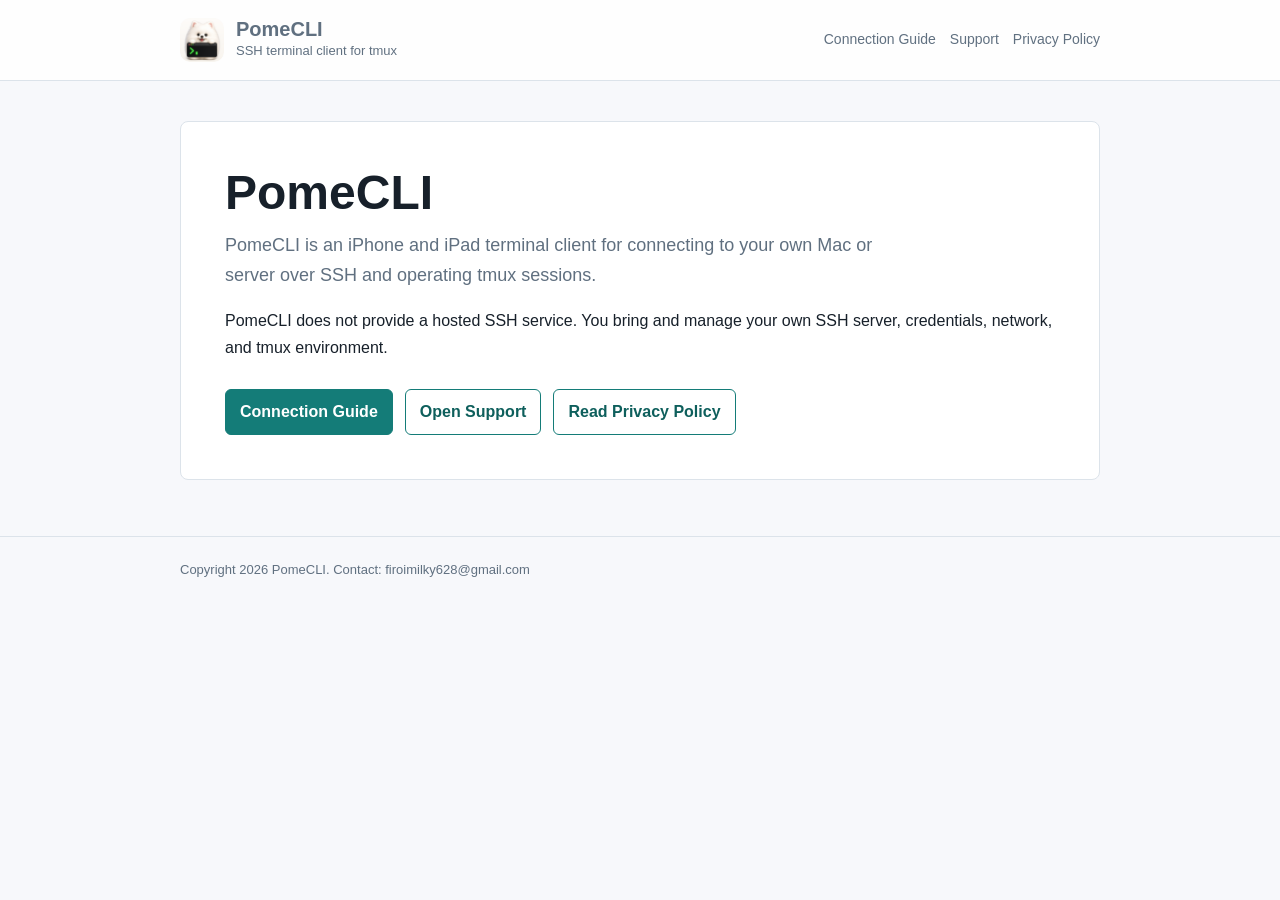
<file: index.html>
<!doctype html>
<html lang="ja">
  <head>
    <meta charset="utf-8">
    <meta name="viewport" content="width=device-width, initial-scale=1">
    <title>PomeCLI</title>
    <meta name="description" content="PomeCLI support and privacy information.">
    <link rel="stylesheet" href="styles.css">
  </head>
  <body>
    <header>
      <div class="shell masthead">
        <a class="brand" href="index.html">
          <img src="icon.png" alt="" width="44" height="44">
          <span>
            <strong>PomeCLI</strong>
            <span>SSH terminal client for tmux</span>
          </span>
        </a>
        <nav aria-label="Primary navigation">
          <a href="connection.html">Connection Guide</a>
          <a href="support.html">Support</a>
          <a href="privacy.html">Privacy Policy</a>
        </nav>
      </div>
    </header>

    <main>
      <div class="shell">
        <section class="panel">
          <h1>PomeCLI</h1>
          <p class="lead">PomeCLI is an iPhone and iPad terminal client for connecting to your own Mac or server over SSH and operating tmux sessions.</p>
          <p>PomeCLI does not provide a hosted SSH service. You bring and manage your own SSH server, credentials, network, and tmux environment.</p>
          <div class="actions">
            <a class="button" href="connection.html">Connection Guide</a>
            <a class="button secondary" href="support.html">Open Support</a>
            <a class="button secondary" href="privacy.html">Read Privacy Policy</a>
          </div>
        </section>
      </div>
    </main>

    <footer>
      <div class="shell">Copyright 2026 PomeCLI. Contact: firoimilky628@gmail.com</div>
    </footer>
  </body>
</html>
</file>
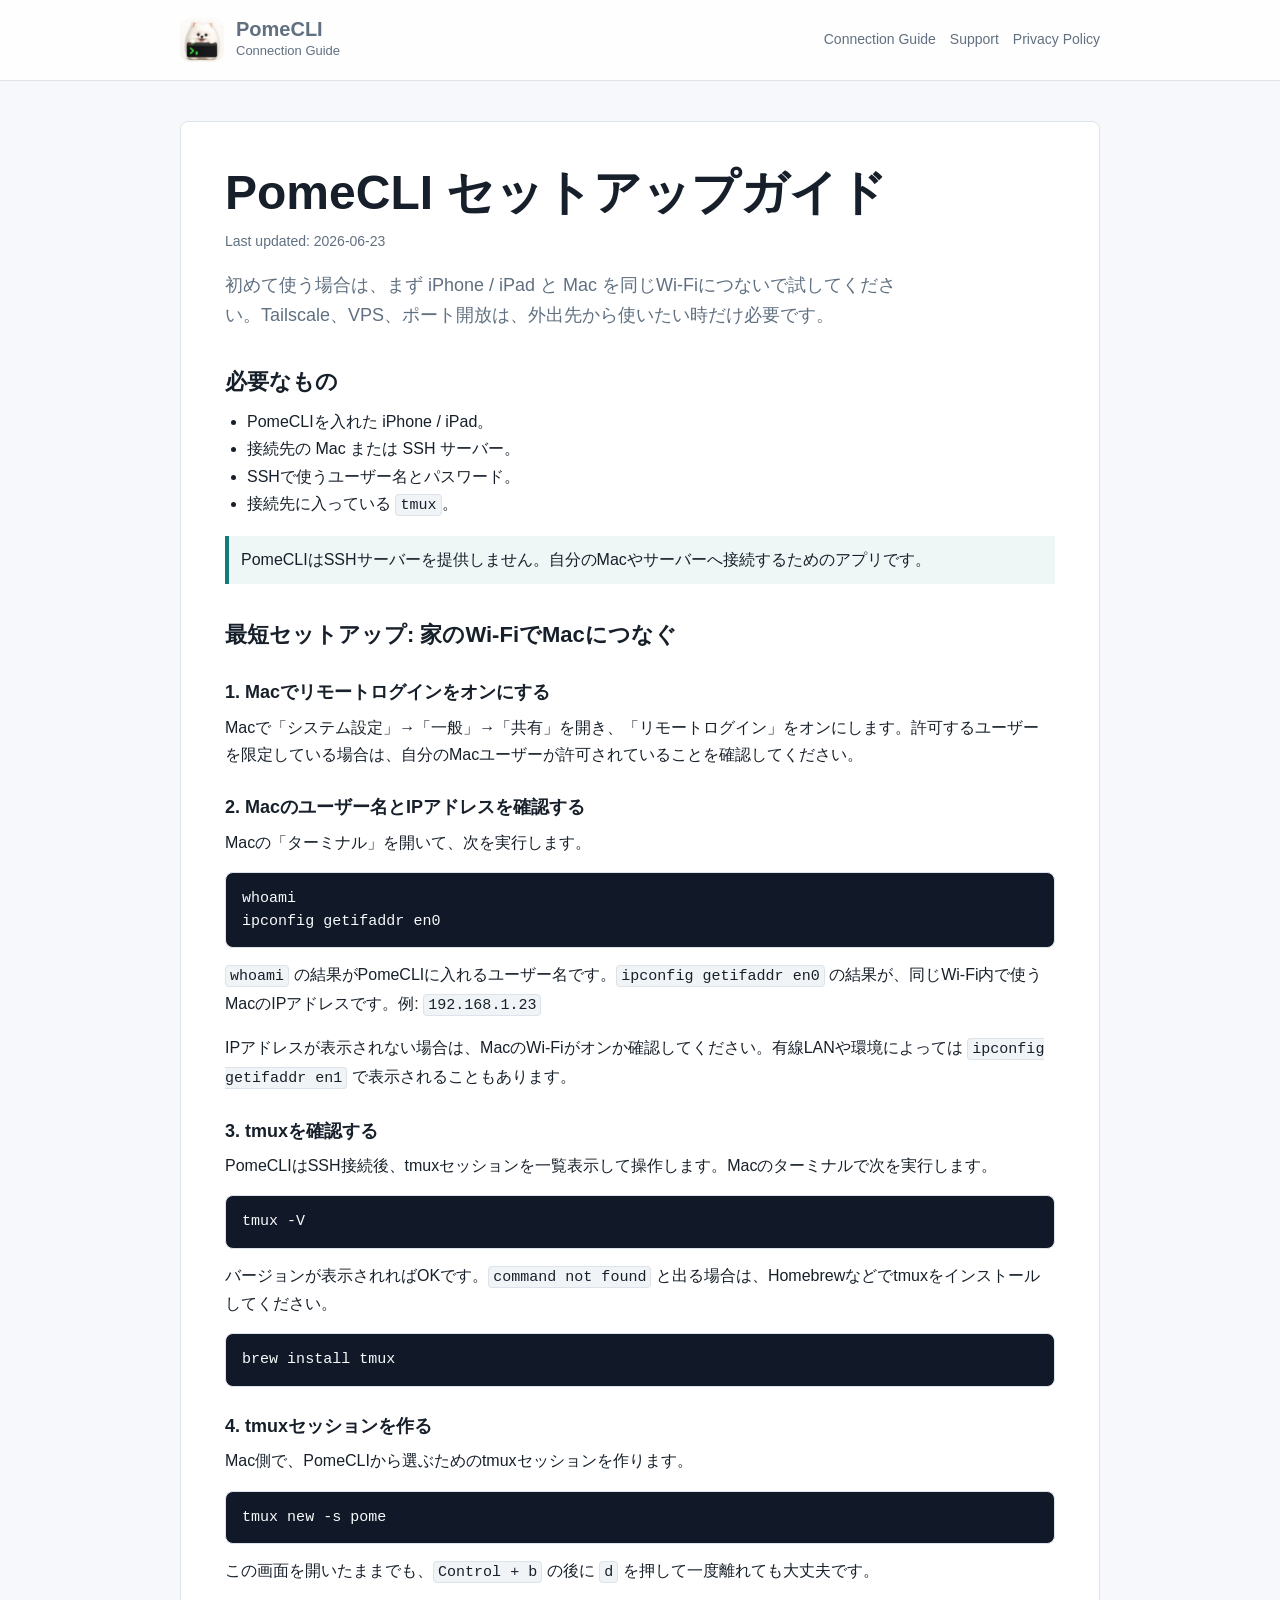
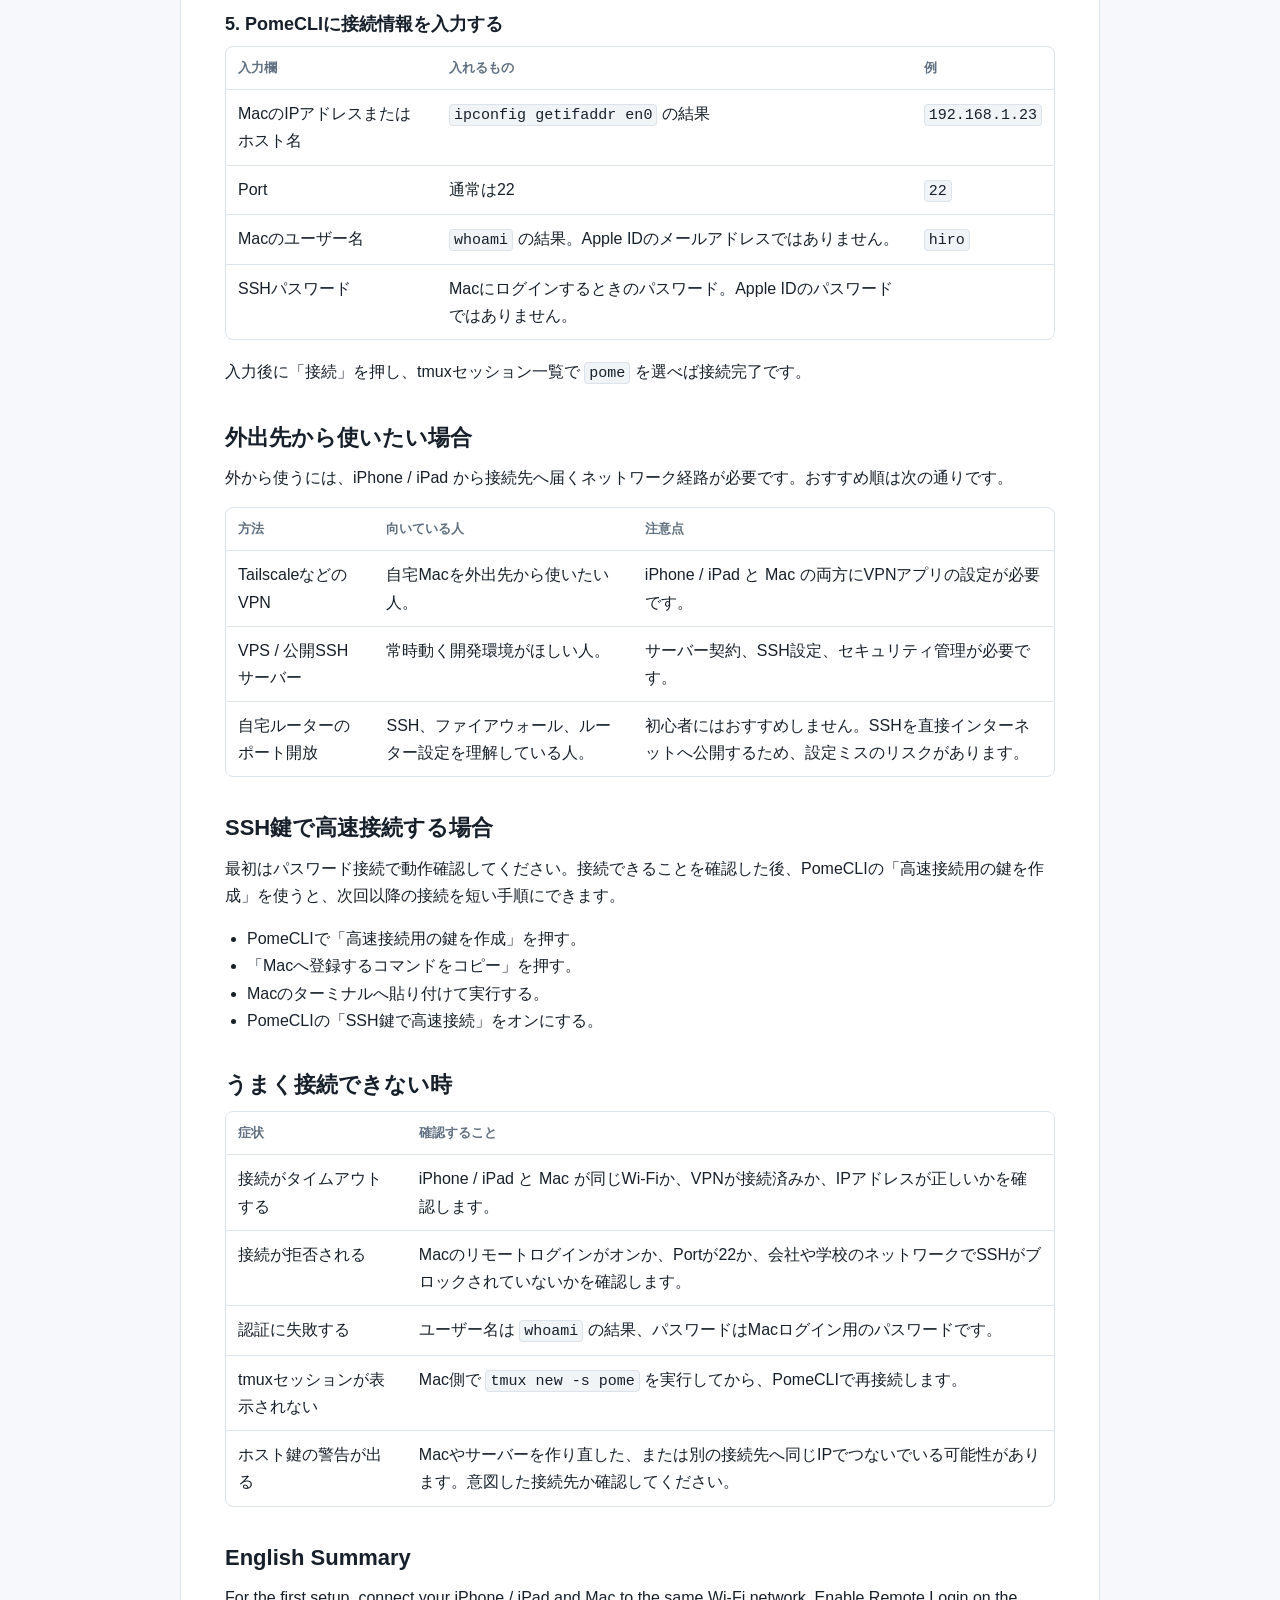
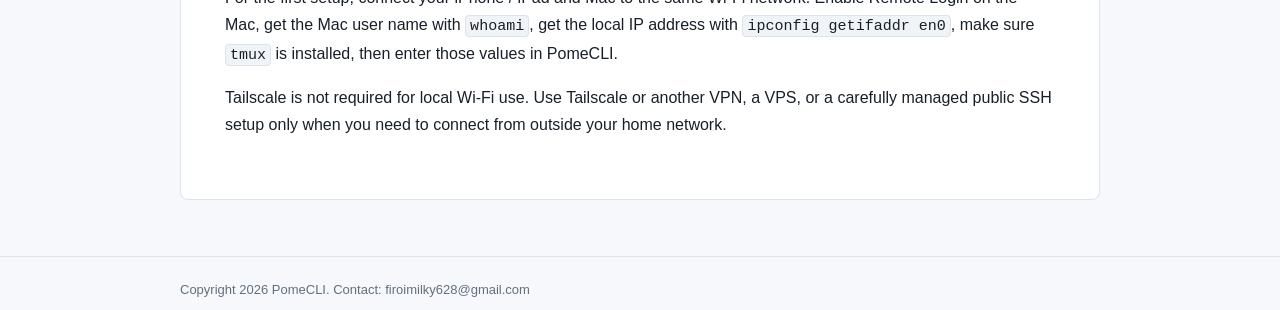
<file: connection.html>
<!doctype html>
<html lang="ja">
  <head>
    <meta charset="utf-8">
    <meta name="viewport" content="width=device-width, initial-scale=1">
    <title>PomeCLI Connection Guide</title>
    <meta name="description" content="How to connect PomeCLI to your Mac or SSH server.">
    <link rel="stylesheet" href="styles.css">
  </head>
  <body>
    <header>
      <div class="shell masthead">
        <a class="brand" href="index.html">
          <img src="icon.png" alt="" width="44" height="44">
          <span>
            <strong>PomeCLI</strong>
            <span>Connection Guide</span>
          </span>
        </a>
        <nav aria-label="Primary navigation">
          <a href="connection.html">Connection Guide</a>
          <a href="support.html">Support</a>
          <a href="privacy.html">Privacy Policy</a>
        </nav>
      </div>
    </header>

    <main>
      <div class="shell">
        <article class="panel">
          <h1>PomeCLI セットアップガイド</h1>
          <p class="meta">Last updated: 2026-06-23</p>
          <p class="lead">初めて使う場合は、まず iPhone / iPad と Mac を同じWi-Fiにつないで試してください。Tailscale、VPS、ポート開放は、外出先から使いたい時だけ必要です。</p>

          <h2>必要なもの</h2>
          <ul>
            <li>PomeCLIを入れた iPhone / iPad。</li>
            <li>接続先の Mac または SSH サーバー。</li>
            <li>SSHで使うユーザー名とパスワード。</li>
            <li>接続先に入っている <code>tmux</code>。</li>
          </ul>
          <p class="note">PomeCLIはSSHサーバーを提供しません。自分のMacやサーバーへ接続するためのアプリです。</p>

          <h2>最短セットアップ: 家のWi-FiでMacにつなぐ</h2>

          <h3>1. Macでリモートログインをオンにする</h3>
          <p>Macで「システム設定」→「一般」→「共有」を開き、「リモートログイン」をオンにします。許可するユーザーを限定している場合は、自分のMacユーザーが許可されていることを確認してください。</p>

          <h3>2. Macのユーザー名とIPアドレスを確認する</h3>
          <p>Macの「ターミナル」を開いて、次を実行します。</p>
          <pre><code>whoami
ipconfig getifaddr en0</code></pre>
          <p><code>whoami</code> の結果がPomeCLIに入れるユーザー名です。<code>ipconfig getifaddr en0</code> の結果が、同じWi-Fi内で使うMacのIPアドレスです。例: <code>192.168.1.23</code></p>
          <p>IPアドレスが表示されない場合は、MacのWi-Fiがオンか確認してください。有線LANや環境によっては <code>ipconfig getifaddr en1</code> で表示されることもあります。</p>

          <h3>3. tmuxを確認する</h3>
          <p>PomeCLIはSSH接続後、tmuxセッションを一覧表示して操作します。Macのターミナルで次を実行します。</p>
          <pre><code>tmux -V</code></pre>
          <p>バージョンが表示されればOKです。<code>command not found</code> と出る場合は、Homebrewなどでtmuxをインストールしてください。</p>
          <pre><code>brew install tmux</code></pre>

          <h3>4. tmuxセッションを作る</h3>
          <p>Mac側で、PomeCLIから選ぶためのtmuxセッションを作ります。</p>
          <pre><code>tmux new -s pome</code></pre>
          <p>この画面を開いたままでも、<code>Control + b</code> の後に <code>d</code> を押して一度離れても大丈夫です。</p>

          <h3>5. PomeCLIに接続情報を入力する</h3>
          <div class="table-wrap">
            <table>
              <thead>
                <tr>
                  <th>入力欄</th>
                  <th>入れるもの</th>
                  <th>例</th>
                </tr>
              </thead>
              <tbody>
                <tr>
                  <td>MacのIPアドレスまたはホスト名</td>
                  <td><code>ipconfig getifaddr en0</code> の結果</td>
                  <td><code>192.168.1.23</code></td>
                </tr>
                <tr>
                  <td>Port</td>
                  <td>通常は22</td>
                  <td><code>22</code></td>
                </tr>
                <tr>
                  <td>Macのユーザー名</td>
                  <td><code>whoami</code> の結果。Apple IDのメールアドレスではありません。</td>
                  <td><code>hiro</code></td>
                </tr>
                <tr>
                  <td>SSHパスワード</td>
                  <td>Macにログインするときのパスワード。Apple IDのパスワードではありません。</td>
                  <td></td>
                </tr>
              </tbody>
            </table>
          </div>
          <p>入力後に「接続」を押し、tmuxセッション一覧で <code>pome</code> を選べば接続完了です。</p>

          <h2>外出先から使いたい場合</h2>
          <p>外から使うには、iPhone / iPad から接続先へ届くネットワーク経路が必要です。おすすめ順は次の通りです。</p>
          <div class="table-wrap">
            <table>
              <thead>
                <tr>
                  <th>方法</th>
                  <th>向いている人</th>
                  <th>注意点</th>
                </tr>
              </thead>
              <tbody>
                <tr>
                  <td>TailscaleなどのVPN</td>
                  <td>自宅Macを外出先から使いたい人。</td>
                  <td>iPhone / iPad と Mac の両方にVPNアプリの設定が必要です。</td>
                </tr>
                <tr>
                  <td>VPS / 公開SSHサーバー</td>
                  <td>常時動く開発環境がほしい人。</td>
                  <td>サーバー契約、SSH設定、セキュリティ管理が必要です。</td>
                </tr>
                <tr>
                  <td>自宅ルーターのポート開放</td>
                  <td>SSH、ファイアウォール、ルーター設定を理解している人。</td>
                  <td>初心者にはおすすめしません。SSHを直接インターネットへ公開するため、設定ミスのリスクがあります。</td>
                </tr>
              </tbody>
            </table>
          </div>

          <h2>SSH鍵で高速接続する場合</h2>
          <p>最初はパスワード接続で動作確認してください。接続できることを確認した後、PomeCLIの「高速接続用の鍵を作成」を使うと、次回以降の接続を短い手順にできます。</p>
          <ul>
            <li>PomeCLIで「高速接続用の鍵を作成」を押す。</li>
            <li>「Macへ登録するコマンドをコピー」を押す。</li>
            <li>Macのターミナルへ貼り付けて実行する。</li>
            <li>PomeCLIの「SSH鍵で高速接続」をオンにする。</li>
          </ul>

          <h2>うまく接続できない時</h2>
          <div class="table-wrap">
            <table>
              <thead>
                <tr>
                  <th>症状</th>
                  <th>確認すること</th>
                </tr>
              </thead>
              <tbody>
                <tr>
                  <td>接続がタイムアウトする</td>
                  <td>iPhone / iPad と Mac が同じWi-Fiか、VPNが接続済みか、IPアドレスが正しいかを確認します。</td>
                </tr>
                <tr>
                  <td>接続が拒否される</td>
                  <td>Macのリモートログインがオンか、Portが22か、会社や学校のネットワークでSSHがブロックされていないかを確認します。</td>
                </tr>
                <tr>
                  <td>認証に失敗する</td>
                  <td>ユーザー名は <code>whoami</code> の結果、パスワードはMacログイン用のパスワードです。</td>
                </tr>
                <tr>
                  <td>tmuxセッションが表示されない</td>
                  <td>Mac側で <code>tmux new -s pome</code> を実行してから、PomeCLIで再接続します。</td>
                </tr>
                <tr>
                  <td>ホスト鍵の警告が出る</td>
                  <td>Macやサーバーを作り直した、または別の接続先へ同じIPでつないでいる可能性があります。意図した接続先か確認してください。</td>
                </tr>
              </tbody>
            </table>
          </div>

          <h2>English Summary</h2>
          <p>For the first setup, connect your iPhone / iPad and Mac to the same Wi-Fi network. Enable Remote Login on the Mac, get the Mac user name with <code>whoami</code>, get the local IP address with <code>ipconfig getifaddr en0</code>, make sure <code>tmux</code> is installed, then enter those values in PomeCLI.</p>
          <p>Tailscale is not required for local Wi-Fi use. Use Tailscale or another VPN, a VPS, or a carefully managed public SSH setup only when you need to connect from outside your home network.</p>
        </article>
      </div>
    </main>

    <footer>
      <div class="shell">Copyright 2026 PomeCLI. Contact: firoimilky628@gmail.com</div>
    </footer>
  </body>
</html>
</file>
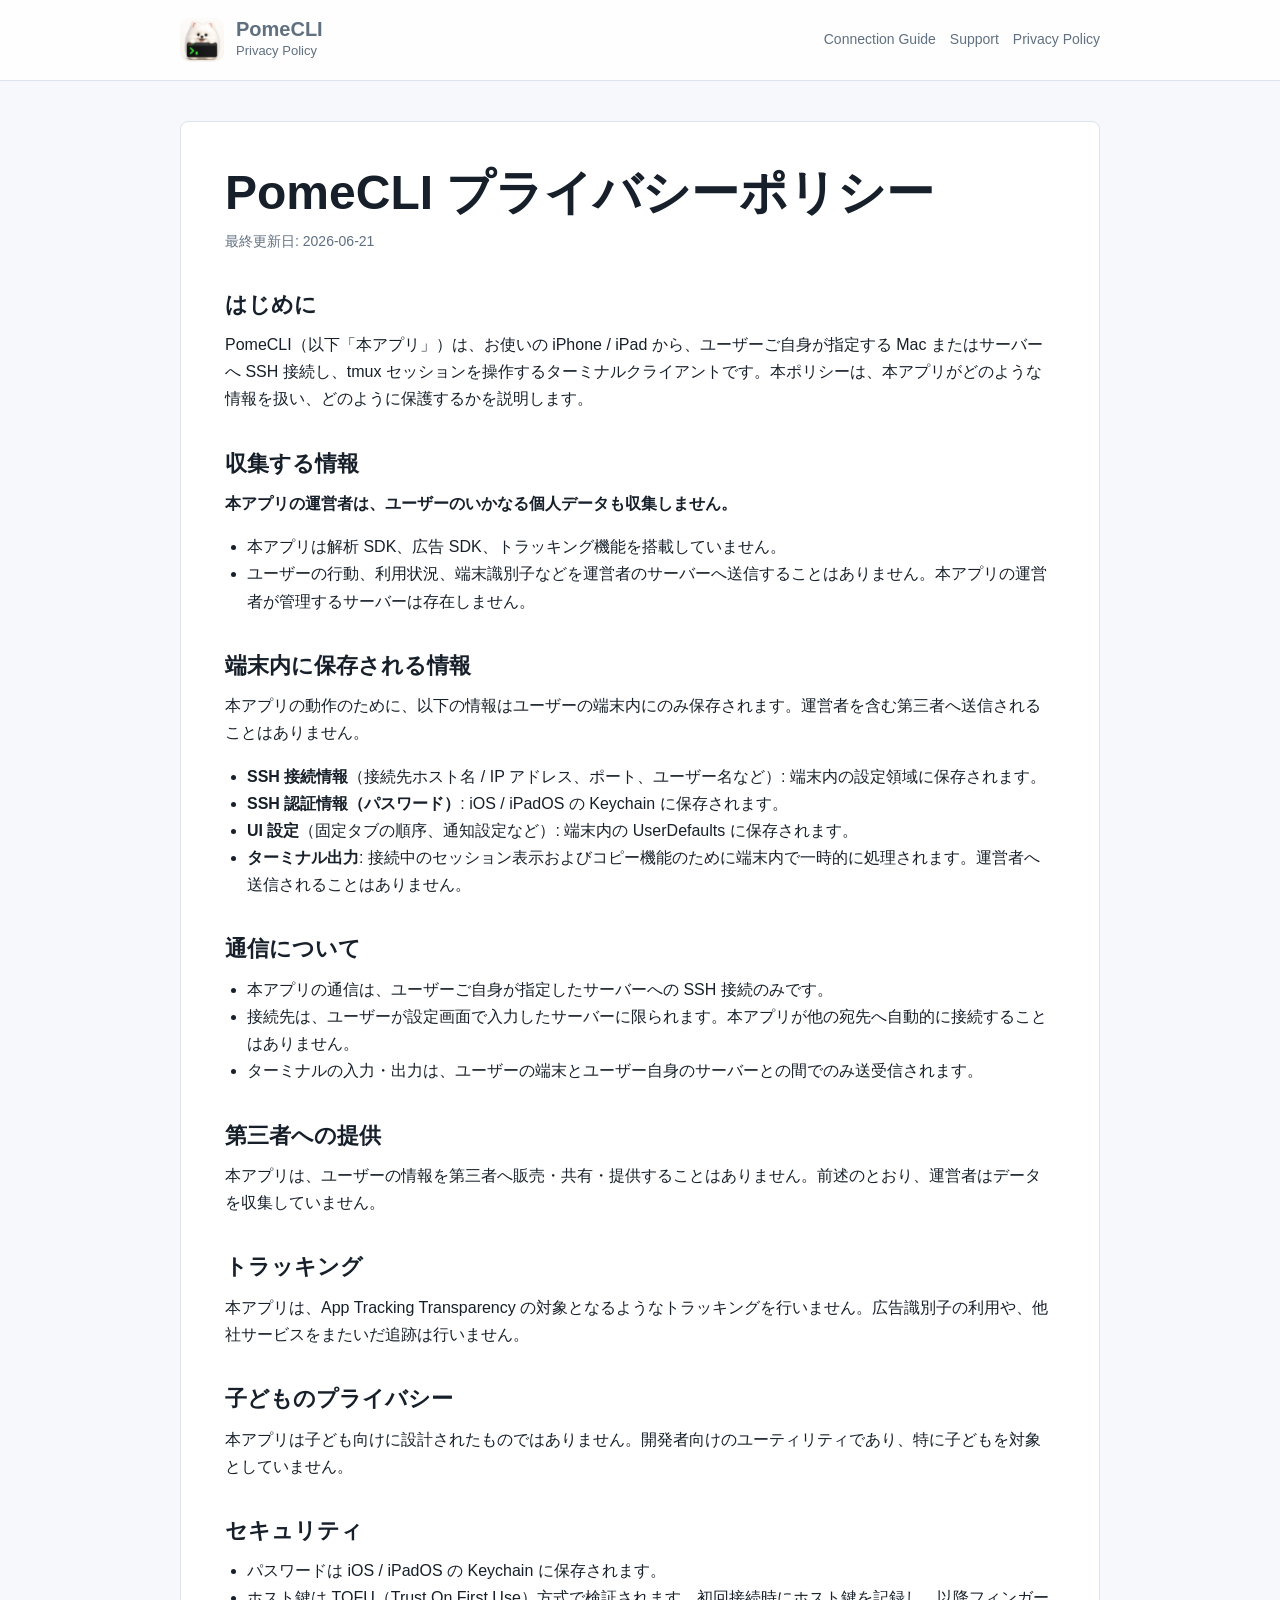
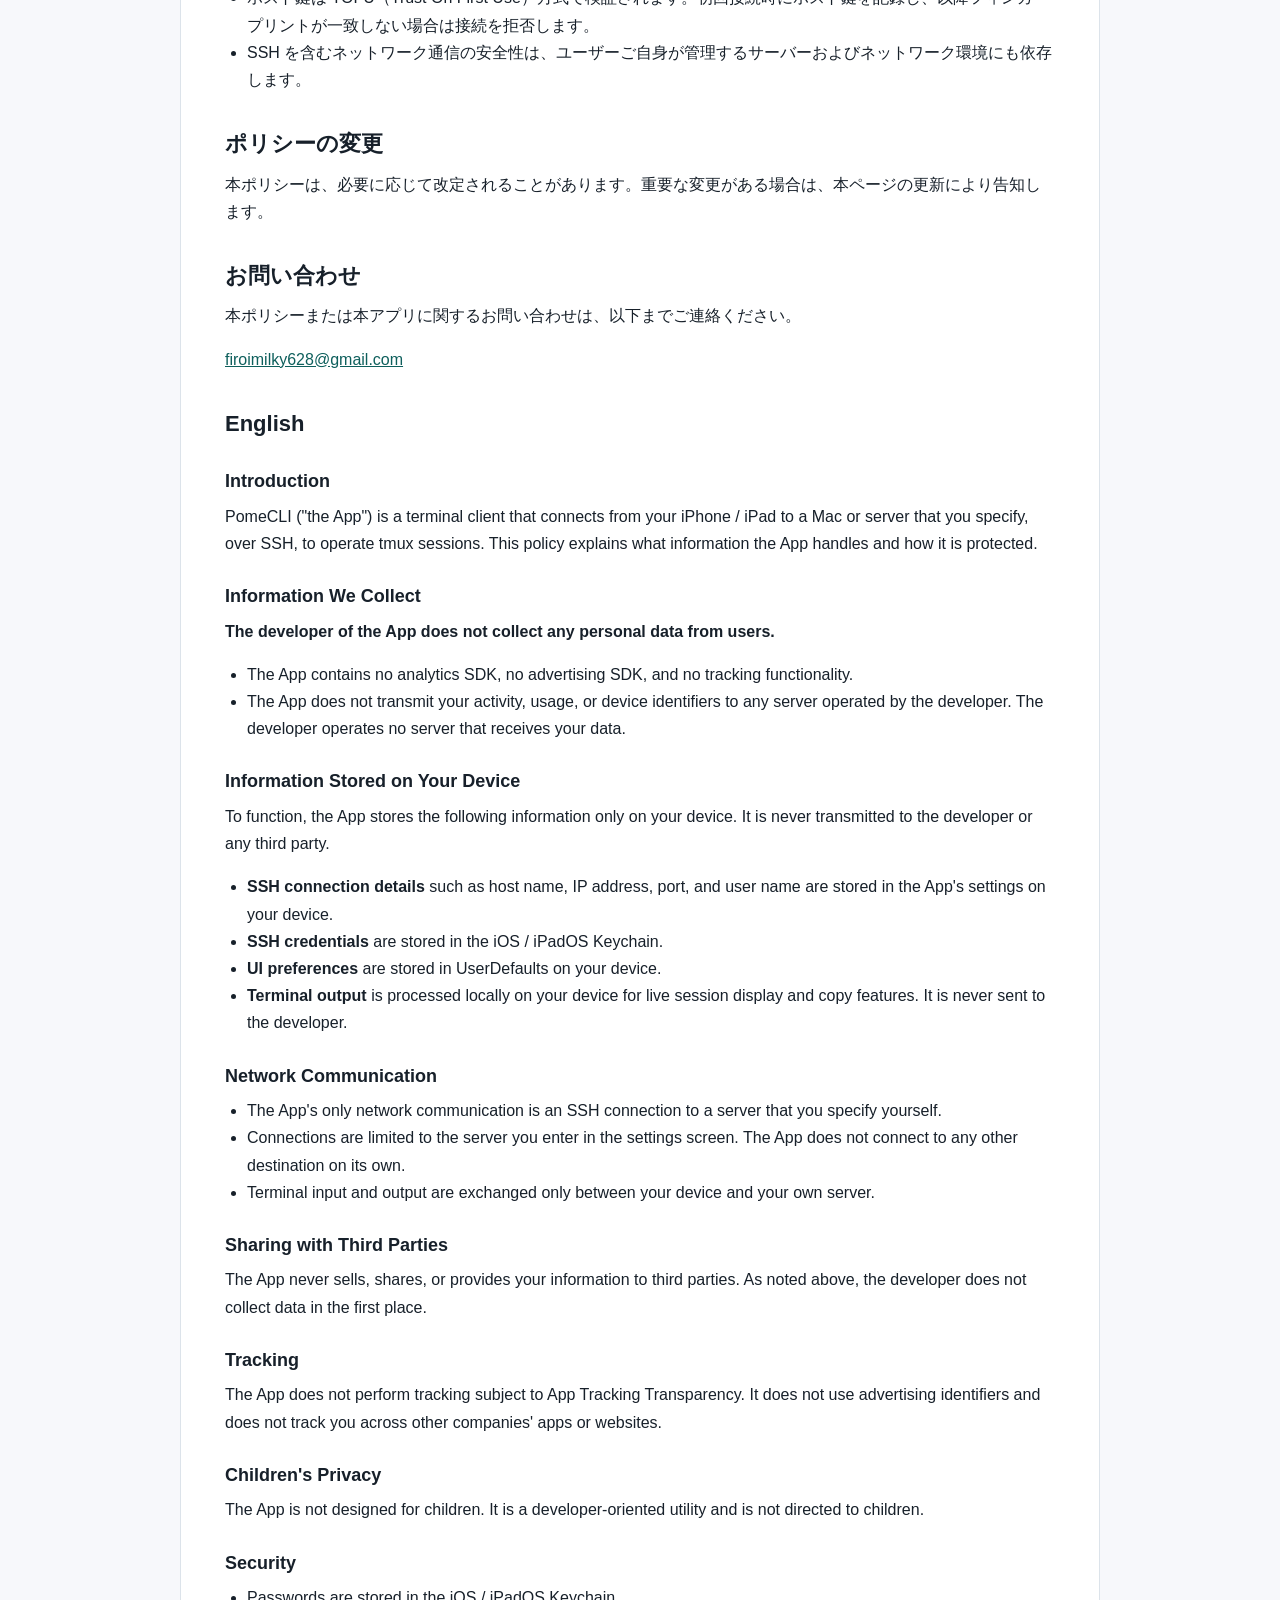
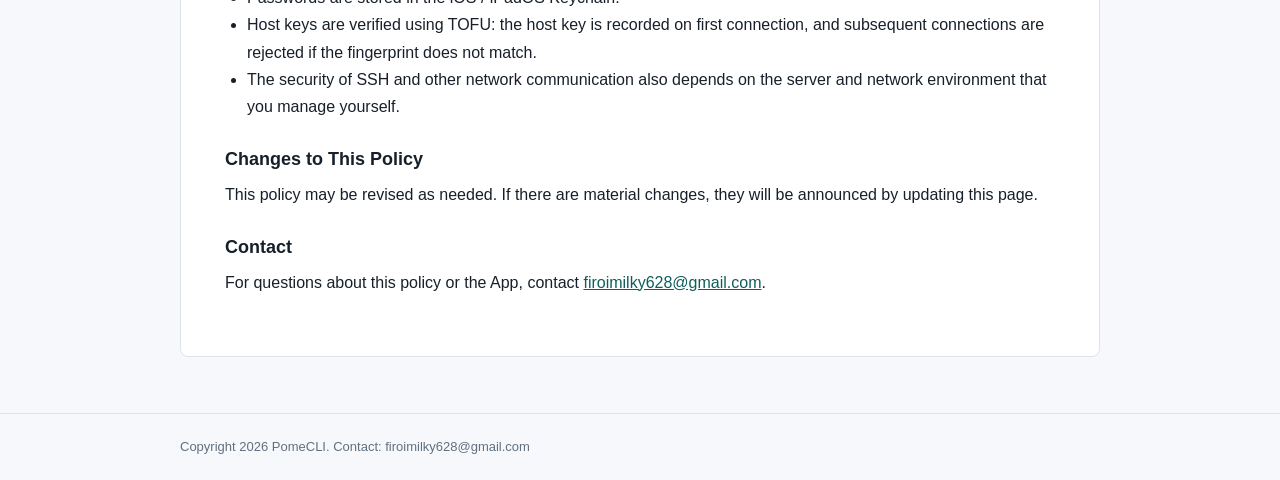
<file: privacy.html>
<!doctype html>
<html lang="ja">
  <head>
    <meta charset="utf-8">
    <meta name="viewport" content="width=device-width, initial-scale=1">
    <title>PomeCLI Privacy Policy</title>
    <meta name="description" content="PomeCLI privacy policy.">
    <link rel="stylesheet" href="styles.css">
  </head>
  <body>
    <header>
      <div class="shell masthead">
        <a class="brand" href="index.html">
          <img src="icon.png" alt="" width="44" height="44">
          <span>
            <strong>PomeCLI</strong>
            <span>Privacy Policy</span>
          </span>
        </a>
        <nav aria-label="Primary navigation">
          <a href="connection.html">Connection Guide</a>
          <a href="support.html">Support</a>
          <a href="privacy.html">Privacy Policy</a>
        </nav>
      </div>
    </header>

    <main>
      <div class="shell">
        <article class="panel">
          <h1>PomeCLI プライバシーポリシー</h1>
          <p class="meta">最終更新日: 2026-06-21</p>

          <h2>はじめに</h2>
          <p>PomeCLI（以下「本アプリ」）は、お使いの iPhone / iPad から、ユーザーご自身が指定する Mac またはサーバーへ SSH 接続し、tmux セッションを操作するターミナルクライアントです。本ポリシーは、本アプリがどのような情報を扱い、どのように保護するかを説明します。</p>

          <h2>収集する情報</h2>
          <p><strong>本アプリの運営者は、ユーザーのいかなる個人データも収集しません。</strong></p>
          <ul>
            <li>本アプリは解析 SDK、広告 SDK、トラッキング機能を搭載していません。</li>
            <li>ユーザーの行動、利用状況、端末識別子などを運営者のサーバーへ送信することはありません。本アプリの運営者が管理するサーバーは存在しません。</li>
          </ul>

          <h2>端末内に保存される情報</h2>
          <p>本アプリの動作のために、以下の情報はユーザーの端末内にのみ保存されます。運営者を含む第三者へ送信されることはありません。</p>
          <ul>
            <li><strong>SSH 接続情報</strong>（接続先ホスト名 / IP アドレス、ポート、ユーザー名など）: 端末内の設定領域に保存されます。</li>
            <li><strong>SSH 認証情報（パスワード）</strong>: iOS / iPadOS の Keychain に保存されます。</li>
            <li><strong>UI 設定</strong>（固定タブの順序、通知設定など）: 端末内の UserDefaults に保存されます。</li>
            <li><strong>ターミナル出力</strong>: 接続中のセッション表示およびコピー機能のために端末内で一時的に処理されます。運営者へ送信されることはありません。</li>
          </ul>

          <h2>通信について</h2>
          <ul>
            <li>本アプリの通信は、ユーザーご自身が指定したサーバーへの SSH 接続のみです。</li>
            <li>接続先は、ユーザーが設定画面で入力したサーバーに限られます。本アプリが他の宛先へ自動的に接続することはありません。</li>
            <li>ターミナルの入力・出力は、ユーザーの端末とユーザー自身のサーバーとの間でのみ送受信されます。</li>
          </ul>

          <h2>第三者への提供</h2>
          <p>本アプリは、ユーザーの情報を第三者へ販売・共有・提供することはありません。前述のとおり、運営者はデータを収集していません。</p>

          <h2>トラッキング</h2>
          <p>本アプリは、App Tracking Transparency の対象となるようなトラッキングを行いません。広告識別子の利用や、他社サービスをまたいだ追跡は行いません。</p>

          <h2>子どものプライバシー</h2>
          <p>本アプリは子ども向けに設計されたものではありません。開発者向けのユーティリティであり、特に子どもを対象としていません。</p>

          <h2>セキュリティ</h2>
          <ul>
            <li>パスワードは iOS / iPadOS の Keychain に保存されます。</li>
            <li>ホスト鍵は TOFU（Trust On First Use）方式で検証されます。初回接続時にホスト鍵を記録し、以降フィンガープリントが一致しない場合は接続を拒否します。</li>
            <li>SSH を含むネットワーク通信の安全性は、ユーザーご自身が管理するサーバーおよびネットワーク環境にも依存します。</li>
          </ul>

          <h2>ポリシーの変更</h2>
          <p>本ポリシーは、必要に応じて改定されることがあります。重要な変更がある場合は、本ページの更新により告知します。</p>

          <h2>お問い合わせ</h2>
          <p>本ポリシーまたは本アプリに関するお問い合わせは、以下までご連絡ください。</p>
          <p><a href="mailto:firoimilky628@gmail.com">firoimilky628@gmail.com</a></p>

          <h2>English</h2>
          <h3>Introduction</h3>
          <p>PomeCLI ("the App") is a terminal client that connects from your iPhone / iPad to a Mac or server that you specify, over SSH, to operate tmux sessions. This policy explains what information the App handles and how it is protected.</p>

          <h3>Information We Collect</h3>
          <p><strong>The developer of the App does not collect any personal data from users.</strong></p>
          <ul>
            <li>The App contains no analytics SDK, no advertising SDK, and no tracking functionality.</li>
            <li>The App does not transmit your activity, usage, or device identifiers to any server operated by the developer. The developer operates no server that receives your data.</li>
          </ul>

          <h3>Information Stored on Your Device</h3>
          <p>To function, the App stores the following information only on your device. It is never transmitted to the developer or any third party.</p>
          <ul>
            <li><strong>SSH connection details</strong> such as host name, IP address, port, and user name are stored in the App's settings on your device.</li>
            <li><strong>SSH credentials</strong> are stored in the iOS / iPadOS Keychain.</li>
            <li><strong>UI preferences</strong> are stored in UserDefaults on your device.</li>
            <li><strong>Terminal output</strong> is processed locally on your device for live session display and copy features. It is never sent to the developer.</li>
          </ul>

          <h3>Network Communication</h3>
          <ul>
            <li>The App's only network communication is an SSH connection to a server that you specify yourself.</li>
            <li>Connections are limited to the server you enter in the settings screen. The App does not connect to any other destination on its own.</li>
            <li>Terminal input and output are exchanged only between your device and your own server.</li>
          </ul>

          <h3>Sharing with Third Parties</h3>
          <p>The App never sells, shares, or provides your information to third parties. As noted above, the developer does not collect data in the first place.</p>

          <h3>Tracking</h3>
          <p>The App does not perform tracking subject to App Tracking Transparency. It does not use advertising identifiers and does not track you across other companies' apps or websites.</p>

          <h3>Children's Privacy</h3>
          <p>The App is not designed for children. It is a developer-oriented utility and is not directed to children.</p>

          <h3>Security</h3>
          <ul>
            <li>Passwords are stored in the iOS / iPadOS Keychain.</li>
            <li>Host keys are verified using TOFU: the host key is recorded on first connection, and subsequent connections are rejected if the fingerprint does not match.</li>
            <li>The security of SSH and other network communication also depends on the server and network environment that you manage yourself.</li>
          </ul>

          <h3>Changes to This Policy</h3>
          <p>This policy may be revised as needed. If there are material changes, they will be announced by updating this page.</p>

          <h3>Contact</h3>
          <p>For questions about this policy or the App, contact <a href="mailto:firoimilky628@gmail.com">firoimilky628@gmail.com</a>.</p>
        </article>
      </div>
    </main>

    <footer>
      <div class="shell">Copyright 2026 PomeCLI. Contact: firoimilky628@gmail.com</div>
    </footer>
  </body>
</html>
</file>
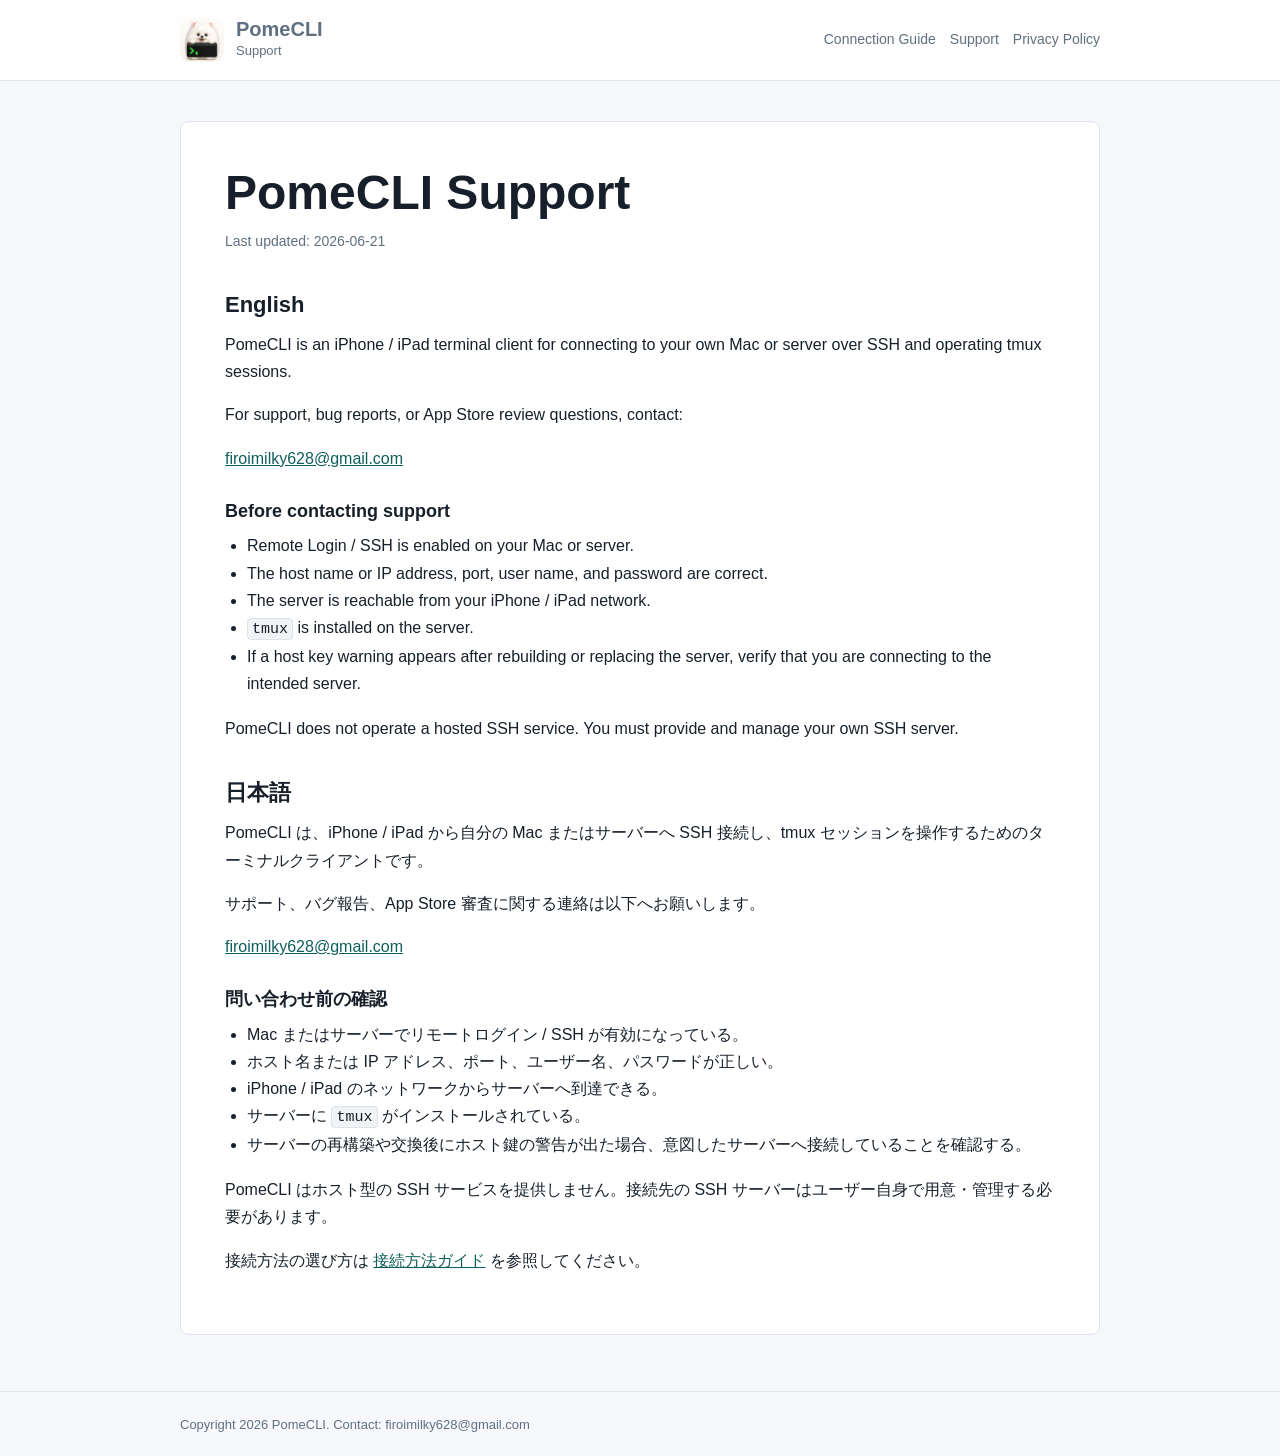
<file: support.html>
<!doctype html>
<html lang="ja">
  <head>
    <meta charset="utf-8">
    <meta name="viewport" content="width=device-width, initial-scale=1">
    <title>PomeCLI Support</title>
    <meta name="description" content="PomeCLI support information.">
    <link rel="stylesheet" href="styles.css">
  </head>
  <body>
    <header>
      <div class="shell masthead">
        <a class="brand" href="index.html">
          <img src="icon.png" alt="" width="44" height="44">
          <span>
            <strong>PomeCLI</strong>
            <span>Support</span>
          </span>
        </a>
        <nav aria-label="Primary navigation">
          <a href="connection.html">Connection Guide</a>
          <a href="support.html">Support</a>
          <a href="privacy.html">Privacy Policy</a>
        </nav>
      </div>
    </header>

    <main>
      <div class="shell">
        <article class="panel">
          <h1>PomeCLI Support</h1>
          <p class="meta">Last updated: 2026-06-21</p>

          <h2>English</h2>
          <p>PomeCLI is an iPhone / iPad terminal client for connecting to your own Mac or server over SSH and operating tmux sessions.</p>
          <p>For support, bug reports, or App Store review questions, contact:</p>
          <p><a href="mailto:firoimilky628@gmail.com">firoimilky628@gmail.com</a></p>

          <h3>Before contacting support</h3>
          <ul>
            <li>Remote Login / SSH is enabled on your Mac or server.</li>
            <li>The host name or IP address, port, user name, and password are correct.</li>
            <li>The server is reachable from your iPhone / iPad network.</li>
            <li><code>tmux</code> is installed on the server.</li>
            <li>If a host key warning appears after rebuilding or replacing the server, verify that you are connecting to the intended server.</li>
          </ul>
          <p>PomeCLI does not operate a hosted SSH service. You must provide and manage your own SSH server.</p>

          <h2>日本語</h2>
          <p>PomeCLI は、iPhone / iPad から自分の Mac またはサーバーへ SSH 接続し、tmux セッションを操作するためのターミナルクライアントです。</p>
          <p>サポート、バグ報告、App Store 審査に関する連絡は以下へお願いします。</p>
          <p><a href="mailto:firoimilky628@gmail.com">firoimilky628@gmail.com</a></p>

          <h3>問い合わせ前の確認</h3>
          <ul>
            <li>Mac またはサーバーでリモートログイン / SSH が有効になっている。</li>
            <li>ホスト名または IP アドレス、ポート、ユーザー名、パスワードが正しい。</li>
            <li>iPhone / iPad のネットワークからサーバーへ到達できる。</li>
            <li>サーバーに <code>tmux</code> がインストールされている。</li>
            <li>サーバーの再構築や交換後にホスト鍵の警告が出た場合、意図したサーバーへ接続していることを確認する。</li>
          </ul>
          <p>PomeCLI はホスト型の SSH サービスを提供しません。接続先の SSH サーバーはユーザー自身で用意・管理する必要があります。</p>
          <p>接続方法の選び方は <a href="connection.html">接続方法ガイド</a> を参照してください。</p>
        </article>
      </div>
    </main>

    <footer>
      <div class="shell">Copyright 2026 PomeCLI. Contact: firoimilky628@gmail.com</div>
    </footer>
  </body>
</html>
</file>
<file: styles.css>
:root {
  color-scheme: light;
  --bg: #f7f8fb;
  --text: #17202a;
  --muted: #607080;
  --line: #dce3ea;
  --panel: #ffffff;
  --accent: #147c78;
  --accent-strong: #0e5f5c;
}

* {
  box-sizing: border-box;
}

body {
  margin: 0;
  background: var(--bg);
  color: var(--text);
  font-family:
    -apple-system, BlinkMacSystemFont, "Segoe UI", sans-serif;
  line-height: 1.7;
}

a {
  color: var(--accent-strong);
}

.shell {
  width: min(920px, calc(100% - 32px));
  margin: 0 auto;
}

header {
  border-bottom: 1px solid var(--line);
  background: rgba(255, 255, 255, 0.88);
}

.masthead {
  display: flex;
  align-items: center;
  justify-content: space-between;
  gap: 16px;
  padding: 18px 0;
}

.brand {
  display: flex;
  align-items: center;
  gap: 12px;
  color: inherit;
  text-decoration: none;
}

.brand img {
  width: 44px;
  height: 44px;
  border-radius: 10px;
}

.brand strong {
  display: block;
  font-size: 20px;
  line-height: 1.1;
}

.brand span {
  display: block;
  color: var(--muted);
  font-size: 13px;
}

nav {
  display: flex;
  gap: 14px;
  flex-wrap: wrap;
  justify-content: flex-end;
}

nav a {
  color: var(--muted);
  font-size: 14px;
  text-decoration: none;
}

main {
  padding: 40px 0 56px;
}

.panel {
  background: var(--panel);
  border: 1px solid var(--line);
  border-radius: 8px;
  padding: clamp(24px, 5vw, 44px);
}

h1 {
  margin: 0 0 10px;
  font-size: clamp(30px, 5vw, 48px);
  line-height: 1.12;
}

h2 {
  margin: 32px 0 8px;
  font-size: 22px;
}

h3 {
  margin: 24px 0 6px;
  font-size: 18px;
}

p {
  margin: 0 0 16px;
}

code {
  border: 1px solid var(--line);
  border-radius: 4px;
  background: #f1f4f7;
  padding: 1px 4px;
  font-family: "SFMono-Regular", Consolas, monospace;
  font-size: 0.94em;
}

pre {
  overflow-x: auto;
  border: 1px solid var(--line);
  border-radius: 8px;
  background: #111827;
  color: #f8fafc;
  padding: 14px 16px;
  line-height: 1.55;
}

pre code {
  border: 0;
  background: transparent;
  color: inherit;
  padding: 0;
}

ul {
  margin: 0 0 18px;
  padding-left: 22px;
}

table {
  width: 100%;
  border-collapse: collapse;
  min-width: 640px;
}

th,
td {
  border-bottom: 1px solid var(--line);
  padding: 10px 12px;
  text-align: left;
  vertical-align: top;
}

th {
  color: var(--muted);
  font-size: 13px;
  font-weight: 700;
}

.table-wrap {
  overflow-x: auto;
  margin: 0 0 18px;
  border: 1px solid var(--line);
  border-radius: 8px;
}

.table-wrap table tr:last-child td {
  border-bottom: 0;
}

.lead {
  color: var(--muted);
  font-size: 18px;
  max-width: 680px;
}

.note {
  border-left: 4px solid var(--accent);
  background: #eef7f6;
  padding: 10px 12px;
}

.actions {
  display: flex;
  gap: 12px;
  flex-wrap: wrap;
  margin-top: 28px;
}

.button {
  display: inline-flex;
  align-items: center;
  justify-content: center;
  min-height: 42px;
  border: 1px solid var(--accent);
  border-radius: 6px;
  padding: 8px 14px;
  color: #ffffff;
  background: var(--accent);
  text-decoration: none;
  font-weight: 600;
}

.button.secondary {
  color: var(--accent-strong);
  background: transparent;
}

.meta {
  color: var(--muted);
  font-size: 14px;
}

footer {
  border-top: 1px solid var(--line);
  color: var(--muted);
  font-size: 13px;
  padding: 22px 0;
}

@media (max-width: 640px) {
  .masthead {
    align-items: flex-start;
    flex-direction: column;
  }

  nav {
    justify-content: flex-start;
  }
}
</file>
